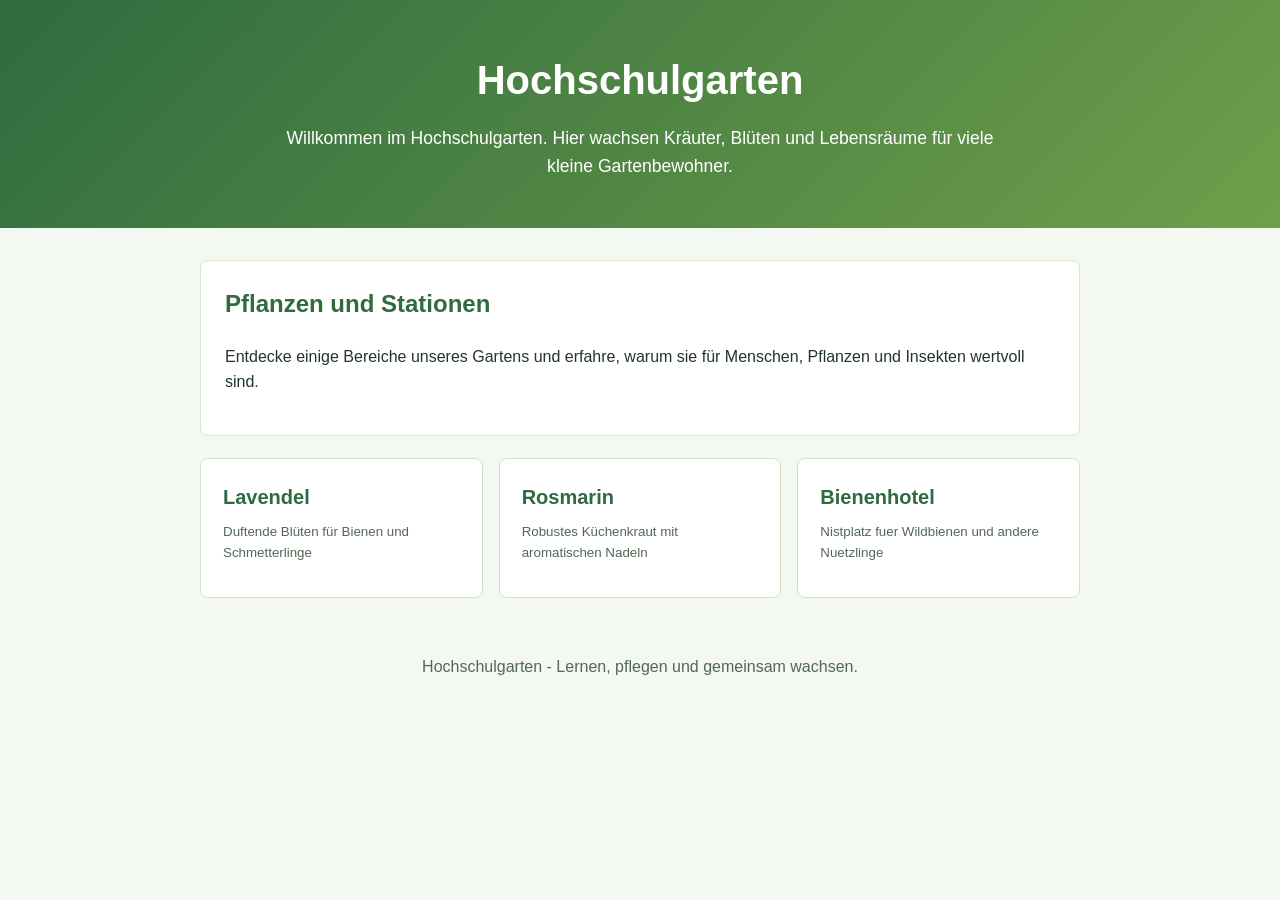
<file: index.html>
<!DOCTYPE html>
<html lang="de">
<head>
  <meta charset="UTF-8">
  <meta name="viewport" content="width=device-width, initial-scale=1.0">
  <title>Hochschulgarten</title>
  <link rel="stylesheet" href="style.css">
</head>
<body>
  <header class="site-header">
    <h1>Hochschulgarten</h1>
    <p>Willkommen im Hochschulgarten. Hier wachsen Kräuter, Blüten und Lebensräume für viele kleine Gartenbewohner.</p>
  </header>

  <main class="content">
    <section class="intro">
      <h2>Pflanzen und Stationen</h2>
      <p>Entdecke einige Bereiche unseres Gartens und erfahre, warum sie für Menschen, Pflanzen und Insekten wertvoll sind.</p>
    </section>

    <nav class="link-list" aria-label="Pflanzen und Stationen">
      <a href="lavendel.html">
        <span>Lavendel</span>
        <small>Duftende Blüten für Bienen und Schmetterlinge</small>
      </a>
      <a href="rosmarin.html">
        <span>Rosmarin</span>
        <small>Robustes Küchenkraut mit aromatischen Nadeln</small>
      </a>
      <a href="bienenhotel.html">
        <span>Bienenhotel</span>
        <small>Nistplatz fuer Wildbienen und andere Nuetzlinge</small>
      </a>
    </nav>
  </main>

  <footer class="site-footer">
    <p>Hochschulgarten - Lernen, pflegen und gemeinsam wachsen.</p>
  </footer>
</body>
</html>
</file>
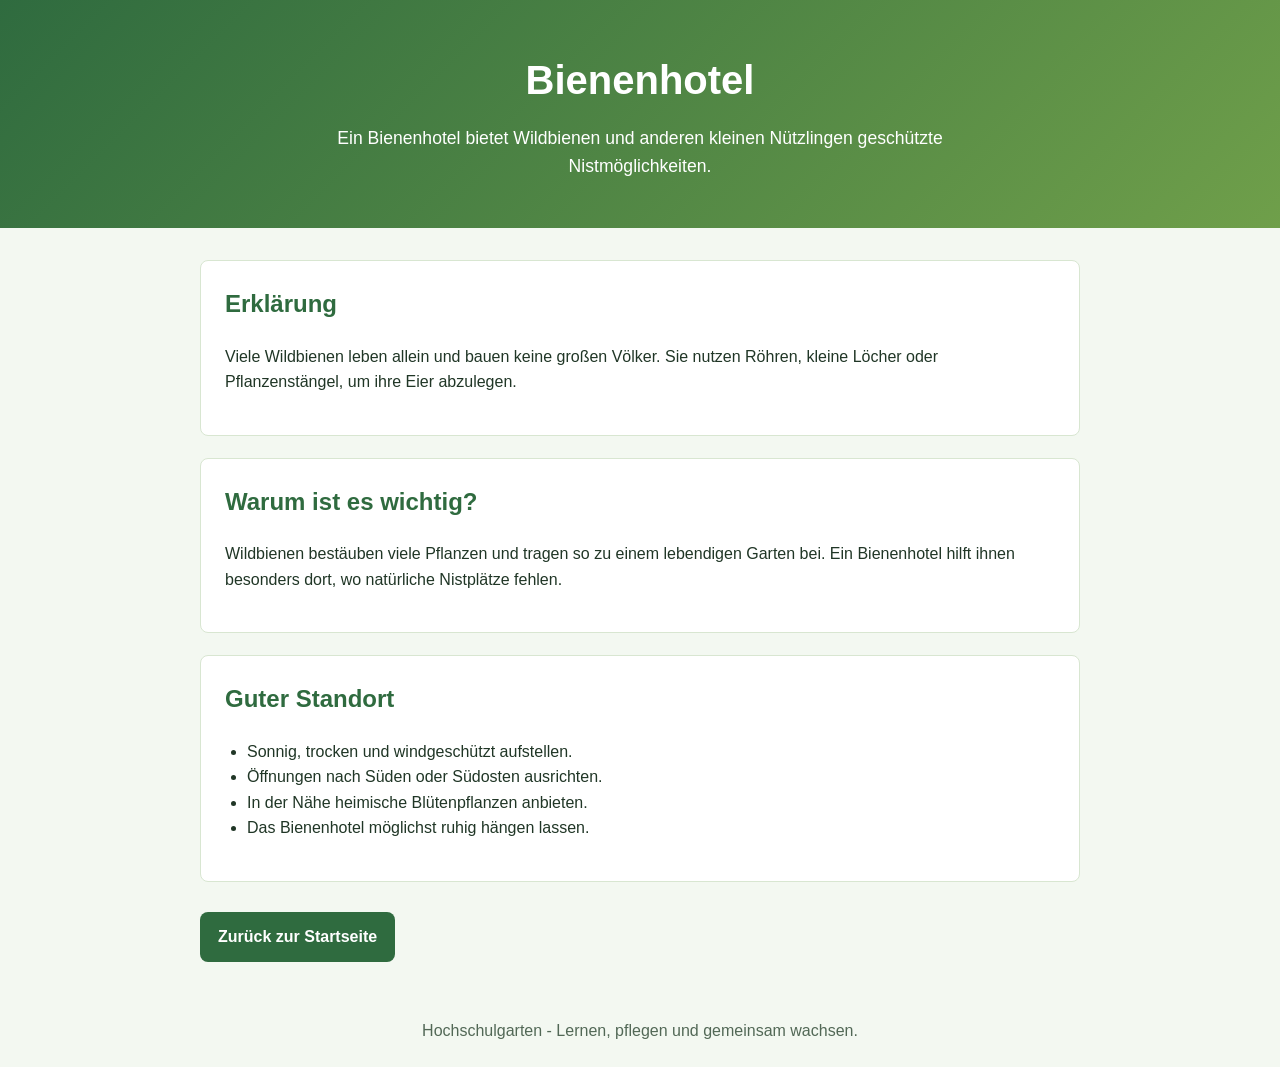
<file: bienenhotel.html>
<!DOCTYPE html>
<html lang="de">
<head>
  <meta charset="UTF-8">
  <meta name="viewport" content="width=device-width, initial-scale=1.0">
  <title>Bienenhotel | Hochschulgarten</title>
  <link rel="stylesheet" href="style.css">
</head>
<body>
  <header class="site-header">
    <h1>Bienenhotel</h1>
    <p>Ein Bienenhotel bietet Wildbienen und anderen kleinen Nützlingen geschützte Nistmöglichkeiten.</p>
  </header>

  <main class="content">
    <section class="card">
      <h2>Erklärung</h2>
      <p>Viele Wildbienen leben allein und bauen keine großen Völker. Sie nutzen Röhren, kleine Löcher oder Pflanzenstängel, um ihre Eier abzulegen.</p>
    </section>

    <section class="card">
      <h2>Warum ist es wichtig?</h2>
      <p>Wildbienen bestäuben viele Pflanzen und tragen so zu einem lebendigen Garten bei. Ein Bienenhotel hilft ihnen besonders dort, wo natürliche Nistplätze fehlen.</p>
    </section>

    <section class="card">
      <h2>Guter Standort</h2>
      <ul>
        <li>Sonnig, trocken und windgeschützt aufstellen.</li>
        <li>Öffnungen nach Süden oder Südosten ausrichten.</li>
        <li>In der Nähe heimische Blütenpflanzen anbieten.</li>
        <li>Das Bienenhotel möglichst ruhig hängen lassen.</li>
      </ul>
    </section>

    <a class="back-link" href="index.html">Zurück zur Startseite</a>
  </main>

  <footer class="site-footer">
    <p>Hochschulgarten - Lernen, pflegen und gemeinsam wachsen.</p>
  </footer>
</body>
</html>
</file>
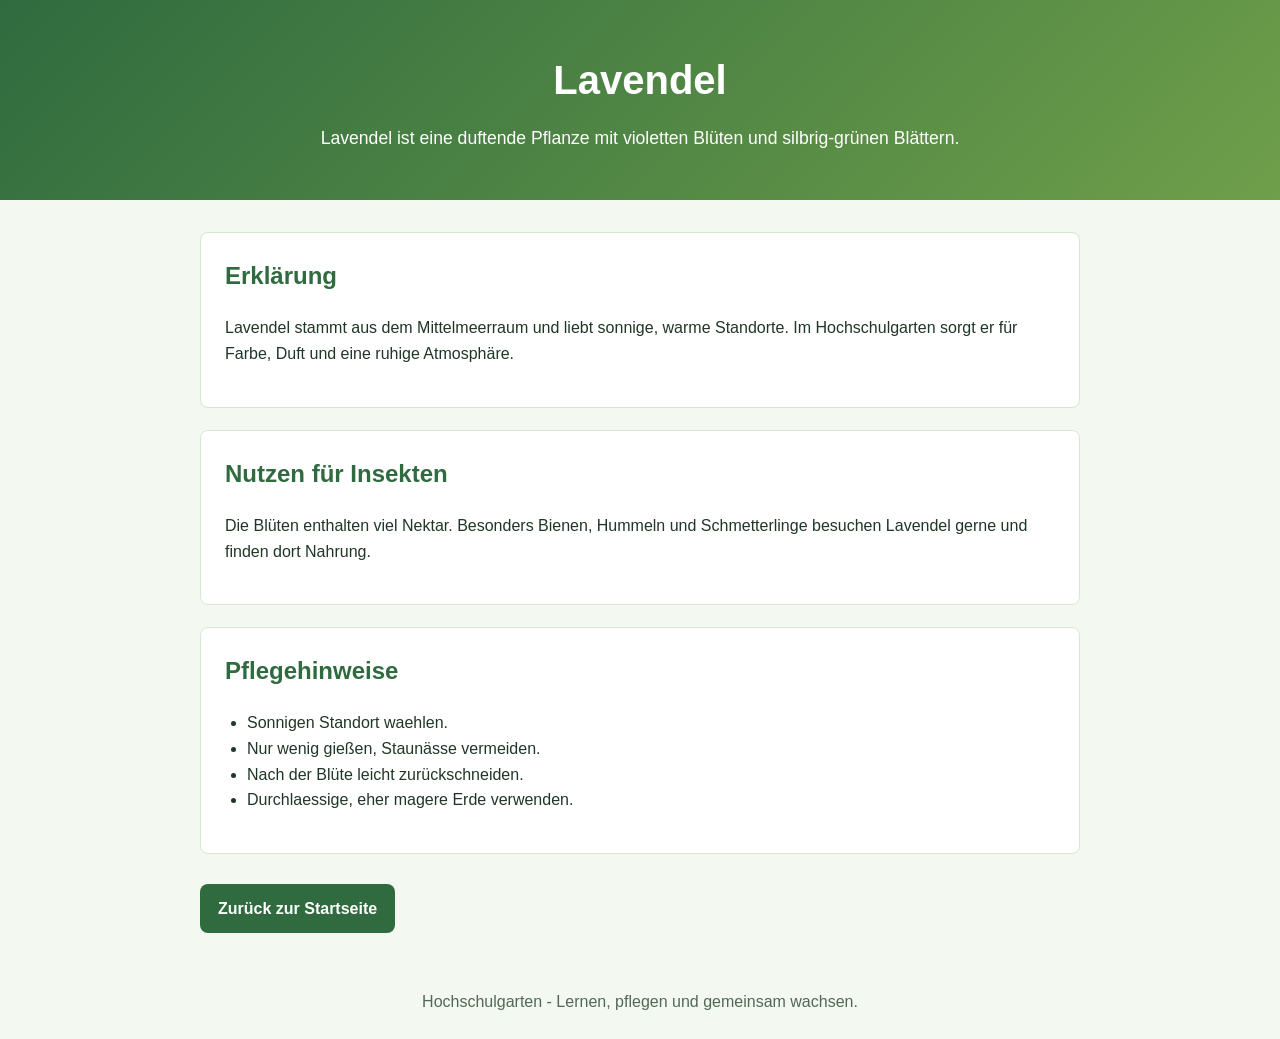
<file: lavendel.html>
<!DOCTYPE html>
<html lang="de">
<head>
  <meta charset="UTF-8">
  <meta name="viewport" content="width=device-width, initial-scale=1.0">
  <title>Lavendel | Hochschulgarten</title>
  <link rel="stylesheet" href="style.css">
</head>
<body>
  <header class="site-header">
    <h1>Lavendel</h1>
    <p>Lavendel ist eine duftende Pflanze mit violetten Blüten und silbrig-grünen Blättern.</p>
  </header>

  <main class="content">
    <section class="card">
      <h2>Erklärung</h2>
      <p>Lavendel stammt aus dem Mittelmeerraum und liebt sonnige, warme Standorte. Im Hochschulgarten sorgt er für Farbe, Duft und eine ruhige Atmosphäre.</p>
    </section>

    <section class="card">
      <h2>Nutzen für Insekten</h2>
      <p>Die Blüten enthalten viel Nektar. Besonders Bienen, Hummeln und Schmetterlinge besuchen Lavendel gerne und finden dort Nahrung.</p>
    </section>

    <section class="card">
      <h2>Pflegehinweise</h2>
      <ul>
        <li>Sonnigen Standort waehlen.</li>
        <li>Nur wenig gießen, Staunässe vermeiden.</li>
        <li>Nach der Blüte leicht zurückschneiden.</li>
        <li>Durchlaessige, eher magere Erde verwenden.</li>
      </ul>
    </section>

    <a class="back-link" href="index.html">Zurück zur Startseite</a>
  </main>

  <footer class="site-footer">
    <p>Hochschulgarten - Lernen, pflegen und gemeinsam wachsen.</p>
  </footer>
</body>
</html>
</file>
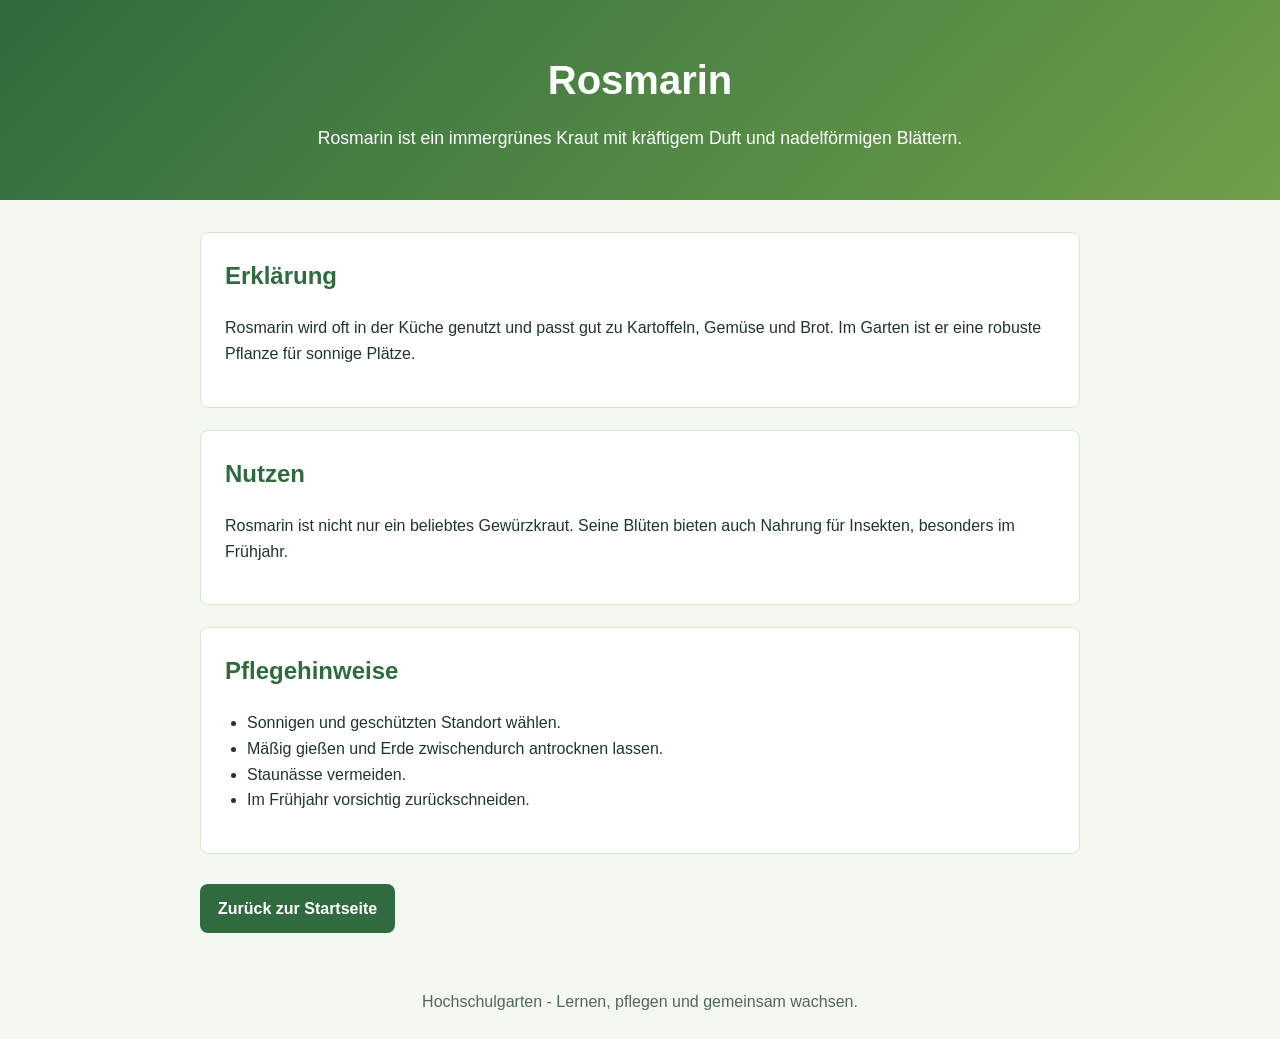
<file: rosmarin.html>
<!DOCTYPE html>
<html lang="de">
<head>
  <meta charset="UTF-8">
  <meta name="viewport" content="width=device-width, initial-scale=1.0">
  <title>Rosmarin | Hochschulgarten</title>
  <link rel="stylesheet" href="style.css">
</head>
<body>
  <header class="site-header">
    <h1>Rosmarin</h1>
    <p>Rosmarin ist ein immergrünes Kraut mit kräftigem Duft und nadelförmigen Blättern.</p>
  </header>

  <main class="content">
    <section class="card">
      <h2>Erklärung</h2>
      <p>Rosmarin wird oft in der Küche genutzt und passt gut zu Kartoffeln, Gemüse und Brot. Im Garten ist er eine robuste Pflanze für sonnige Plätze.</p>
    </section>

    <section class="card">
      <h2>Nutzen</h2>
      <p>Rosmarin ist nicht nur ein beliebtes Gewürzkraut. Seine Blüten bieten auch Nahrung für Insekten, besonders im Frühjahr.</p>
    </section>

    <section class="card">
      <h2>Pflegehinweise</h2>
      <ul>
        <li>Sonnigen und geschützten Standort wählen.</li>
        <li>Mäßig gießen und Erde zwischendurch antrocknen lassen.</li>
        <li>Staunässe vermeiden.</li>
        <li>Im Frühjahr vorsichtig zurückschneiden.</li>
      </ul>
    </section>

    <a class="back-link" href="index.html">Zurück zur Startseite</a>
  </main>

  <footer class="site-footer">
    <p>Hochschulgarten - Lernen, pflegen und gemeinsam wachsen.</p>
  </footer>
</body>
</html>
</file>
<file: style.css>
* {
  box-sizing: border-box;
}

body {
  margin: 0;
  font-family: Arial, Helvetica, sans-serif;
  line-height: 1.6;
  color: #203626;
  background: #f3f8f1;
}

.site-header {
  padding: 48px 20px;
  text-align: center;
  color: #ffffff;
  background: linear-gradient(135deg, #2f6b3f, #6f9f4a);
}

.site-header h1 {
  margin: 0 0 12px;
  font-size: 2.5rem;
}

.site-header p {
  max-width: 720px;
  margin: 0 auto;
  font-size: 1.1rem;
}

.content {
  width: min(920px, 100%);
  margin: 0 auto;
  padding: 32px 20px;
}

.intro,
.card {
  margin-bottom: 22px;
  padding: 24px;
  border: 1px solid #d8e6d1;
  border-radius: 8px;
  background: #ffffff;
}

h2 {
  margin-top: 0;
  color: #2f6b3f;
}

.link-list {
  display: grid;
  grid-template-columns: repeat(auto-fit, minmax(220px, 1fr));
  gap: 16px;
}

.link-list a {
  display: block;
  min-height: 140px;
  padding: 22px;
  border: 1px solid #cfe0c7;
  border-radius: 8px;
  color: #203626;
  text-decoration: none;
  background: #ffffff;
  transition: transform 0.2s ease, box-shadow 0.2s ease, border-color 0.2s ease;
}

.link-list a:hover,
.link-list a:focus {
  transform: translateY(-3px);
  border-color: #6f9f4a;
  box-shadow: 0 8px 22px rgba(32, 54, 38, 0.12);
}

.link-list span {
  display: block;
  margin-bottom: 8px;
  font-size: 1.25rem;
  font-weight: 700;
  color: #2f6b3f;
}

.link-list small {
  display: block;
  color: #526856;
}

ul {
  padding-left: 22px;
}

.back-link {
  display: inline-block;
  margin-top: 8px;
  padding: 12px 18px;
  border-radius: 8px;
  color: #ffffff;
  text-decoration: none;
  font-weight: 700;
  background: #2f6b3f;
}

.back-link:hover,
.back-link:focus {
  background: #245331;
}

.site-footer {
  padding: 24px 20px;
  text-align: center;
  color: #526856;
}

.site-footer p {
  margin: 0;
}

@media (max-width: 600px) {
  .site-header {
    padding: 36px 18px;
  }

  .site-header h1 {
    font-size: 2rem;
  }

  .content {
    padding: 24px 16px;
  }

  .intro,
  .card {
    padding: 20px;
  }
}
</file>
